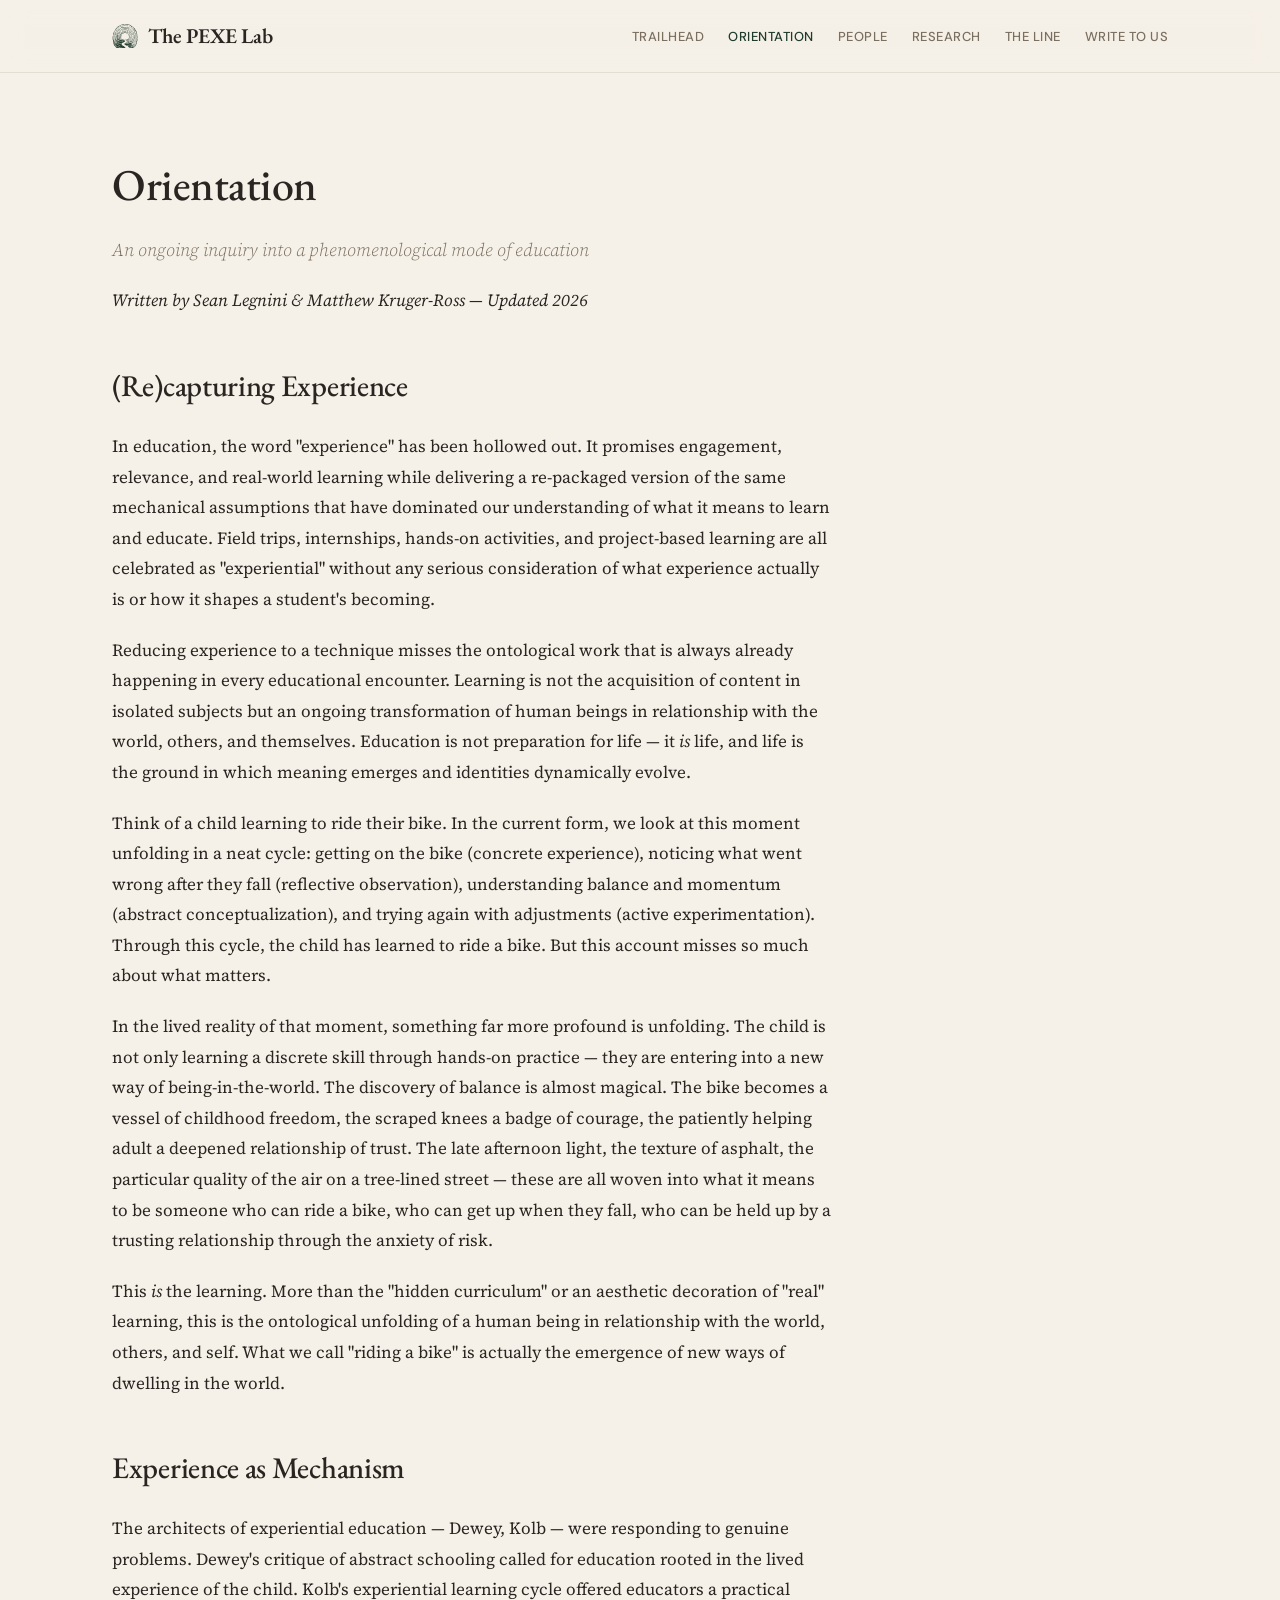
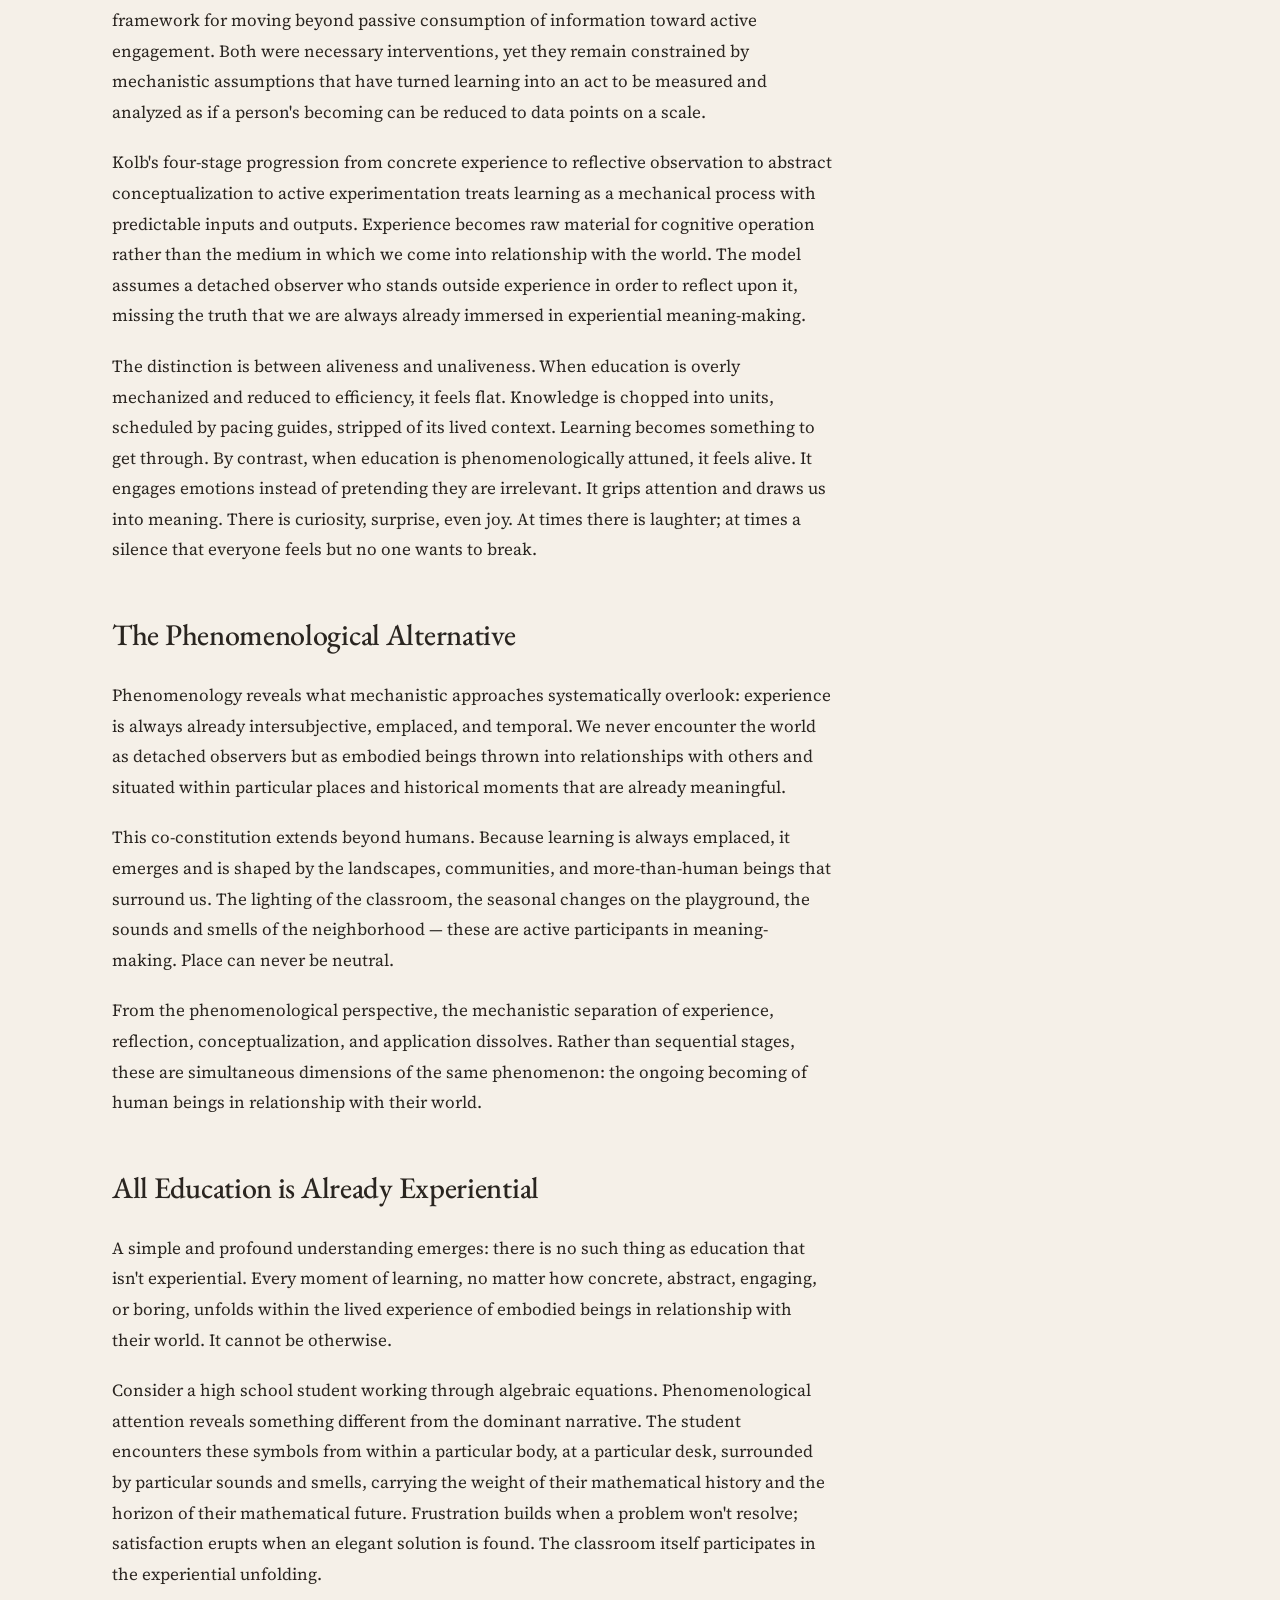
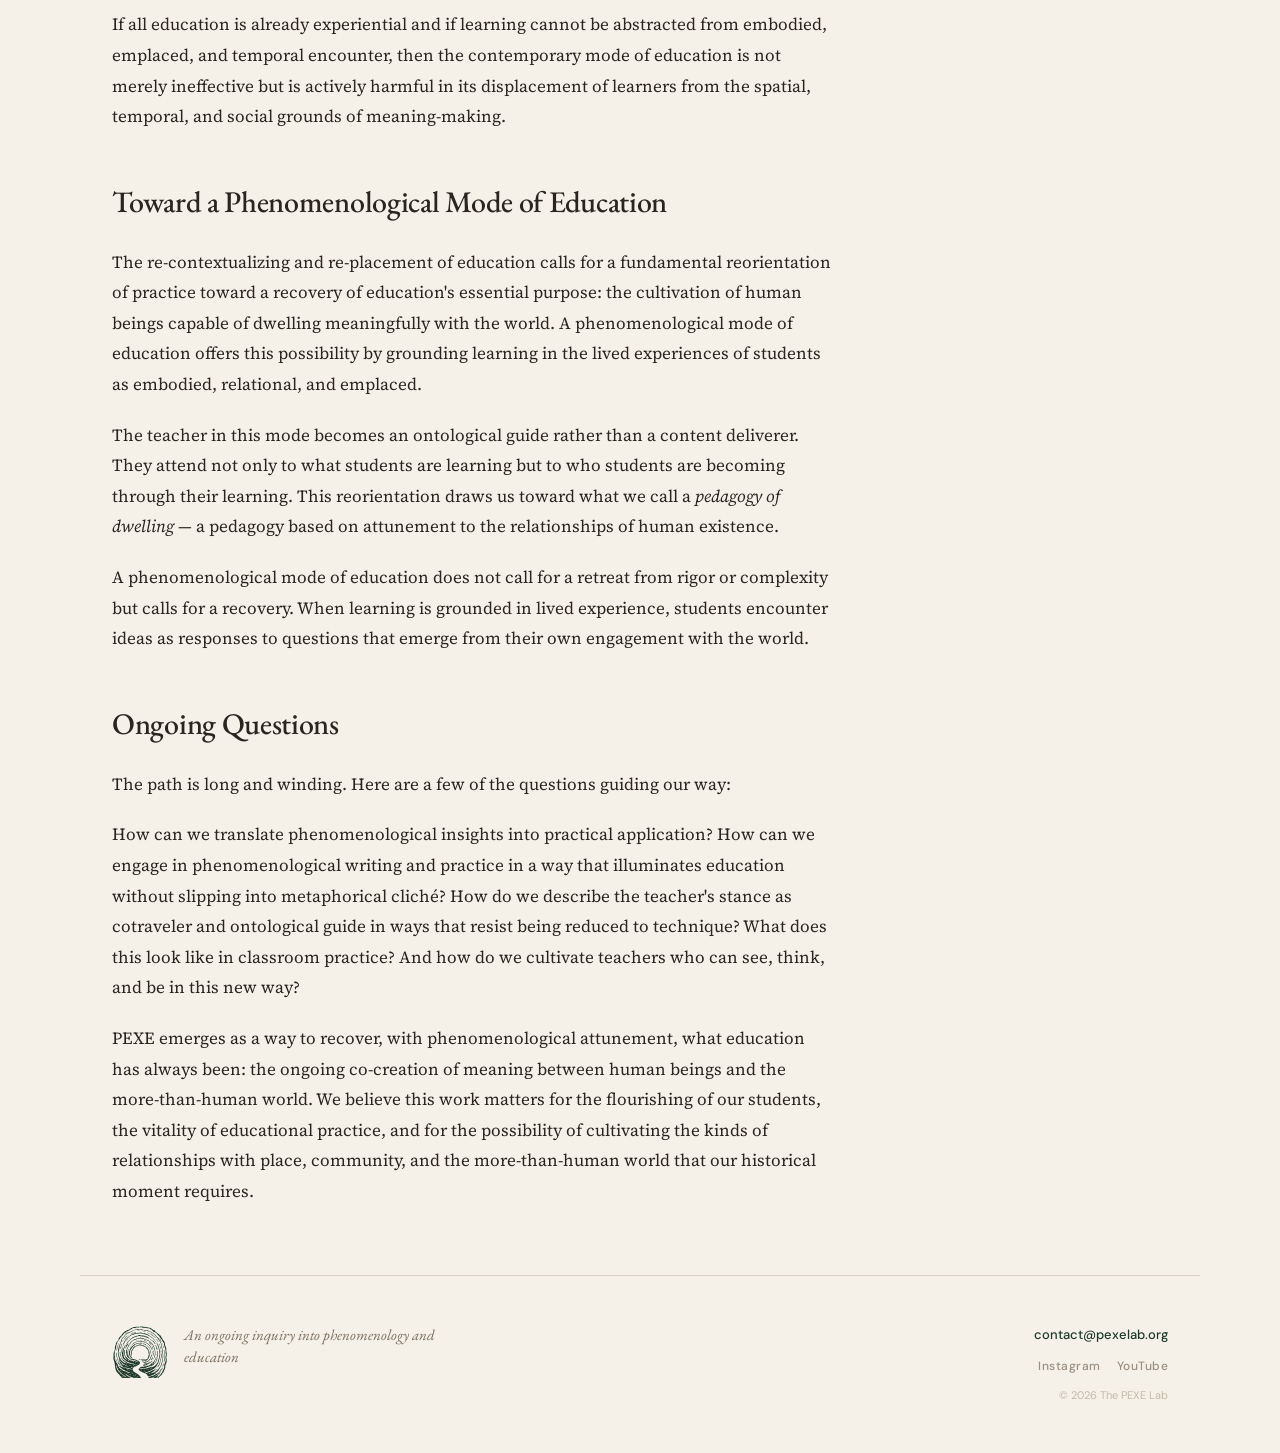
<file: orientation.html>
<!DOCTYPE html>
<html lang="en">
<head>
  <meta charset="UTF-8">
  <meta name="viewport" content="width=device-width, initial-scale=1.0">
  <title>Orientation — The PEXE Lab</title>
  <meta name="description" content="An ongoing inquiry into a phenomenological mode of education. The PEXE Lab Orientation Statement.">
  <link rel="icon" type="image/svg+xml" href="assets/logos/favicon.svg">
  <link rel="stylesheet" href="css/style.css">
</head>
<body>

  <nav class="site-nav">
    <a href="index.html" class="site-nav__title"><img src="assets/logos/favicon.svg" alt="">The PEXE Lab</a>
    <input type="checkbox" id="nav-toggle" class="nav-toggle">
    <label for="nav-toggle" class="nav-toggle-label">Menu</label>
    <ul class="site-nav__links">
      <li><a href="trailhead.html">Trailhead</a></li>
      <li><a href="orientation.html" class="active">Orientation</a></li>
      <li><a href="people.html">People</a></li>
      <li><a href="research.html">Research</a></li>
      <li><a href="the-line.html">The Line</a></li>
      <li><a href="write-to-us.html">Write to Us</a></li>
    </ul>
  </nav>

  <main class="page-content" data-screen-label="Orientation">
    <h1 class="page-content__title">Orientation</h1>
    <p class="page-content__subtitle">An ongoing inquiry into a phenomenological mode of education</p>

    <div class="page-content__body">
      <p><em>Written by Sean Legnini &amp; Matthew Kruger-Ross — Updated 2026</em></p>

      <h2>(Re)capturing Experience</h2>

      <p>In education, the word "experience" has been hollowed out. It promises engagement, relevance, and real-world learning while delivering a re-packaged version of the same mechanical assumptions that have dominated our understanding of what it means to learn and educate. Field trips, internships, hands-on activities, and project-based learning are all celebrated as "experiential" without any serious consideration of what experience actually is or how it shapes a student's becoming.</p>

      <p>Reducing experience to a technique misses the ontological work that is always already happening in every educational encounter. Learning is not the acquisition of content in isolated subjects but an ongoing transformation of human beings in relationship with the world, others, and themselves. Education is not preparation for life — it <em>is</em> life, and life is the ground in which meaning emerges and identities dynamically evolve.</p>

      <p>Think of a child learning to ride their bike. In the current form, we look at this moment unfolding in a neat cycle: getting on the bike (concrete experience), noticing what went wrong after they fall (reflective observation), understanding balance and momentum (abstract conceptualization), and trying again with adjustments (active experimentation). Through this cycle, the child has learned to ride a bike. But this account misses so much about what matters.</p>

      <p>In the lived reality of that moment, something far more profound is unfolding. The child is not only learning a discrete skill through hands-on practice — they are entering into a new way of being-in-the-world. The discovery of balance is almost magical. The bike becomes a vessel of childhood freedom, the scraped knees a badge of courage, the patiently helping adult a deepened relationship of trust. The late afternoon light, the texture of asphalt, the particular quality of the air on a tree-lined street — these are all woven into what it means to be someone who can ride a bike, who can get up when they fall, who can be held up by a trusting relationship through the anxiety of risk.</p>

      <p>This <em>is</em> the learning. More than the "hidden curriculum" or an aesthetic decoration of "real" learning, this is the ontological unfolding of a human being in relationship with the world, others, and self. What we call "riding a bike" is actually the emergence of new ways of dwelling in the world.</p>

      <h2>Experience as Mechanism</h2>

      <p>The architects of experiential education — Dewey, Kolb — were responding to genuine problems. Dewey's critique of abstract schooling called for education rooted in the lived experience of the child. Kolb's experiential learning cycle offered educators a practical framework for moving beyond passive consumption of information toward active engagement. Both were necessary interventions, yet they remain constrained by mechanistic assumptions that have turned learning into an act to be measured and analyzed as if a person's becoming can be reduced to data points on a scale.</p>

      <p>Kolb's four-stage progression from concrete experience to reflective observation to abstract conceptualization to active experimentation treats learning as a mechanical process with predictable inputs and outputs. Experience becomes raw material for cognitive operation rather than the medium in which we come into relationship with the world. The model assumes a detached observer who stands outside experience in order to reflect upon it, missing the truth that we are always already immersed in experiential meaning-making.</p>

      <p>The distinction is between aliveness and unaliveness. When education is overly mechanized and reduced to efficiency, it feels flat. Knowledge is chopped into units, scheduled by pacing guides, stripped of its lived context. Learning becomes something to get through. By contrast, when education is phenomenologically attuned, it feels alive. It engages emotions instead of pretending they are irrelevant. It grips attention and draws us into meaning. There is curiosity, surprise, even joy. At times there is laughter; at times a silence that everyone feels but no one wants to break.</p>

      <h2>The Phenomenological Alternative</h2>

      <p>Phenomenology reveals what mechanistic approaches systematically overlook: experience is always already intersubjective, emplaced, and temporal. We never encounter the world as detached observers but as embodied beings thrown into relationships with others and situated within particular places and historical moments that are already meaningful.</p>

      <p>This co-constitution extends beyond humans. Because learning is always emplaced, it emerges and is shaped by the landscapes, communities, and more-than-human beings that surround us. The lighting of the classroom, the seasonal changes on the playground, the sounds and smells of the neighborhood — these are active participants in meaning-making. Place can never be neutral.</p>

      <p>From the phenomenological perspective, the mechanistic separation of experience, reflection, conceptualization, and application dissolves. Rather than sequential stages, these are simultaneous dimensions of the same phenomenon: the ongoing becoming of human beings in relationship with their world.</p>

      <h2>All Education is Already Experiential</h2>

      <p>A simple and profound understanding emerges: there is no such thing as education that isn't experiential. Every moment of learning, no matter how concrete, abstract, engaging, or boring, unfolds within the lived experience of embodied beings in relationship with their world. It cannot be otherwise.</p>

      <p>Consider a high school student working through algebraic equations. Phenomenological attention reveals something different from the dominant narrative. The student encounters these symbols from within a particular body, at a particular desk, surrounded by particular sounds and smells, carrying the weight of their mathematical history and the horizon of their mathematical future. Frustration builds when a problem won't resolve; satisfaction erupts when an elegant solution is found. The classroom itself participates in the experiential unfolding.</p>

      <p>If all education is already experiential and if learning cannot be abstracted from embodied, emplaced, and temporal encounter, then the contemporary mode of education is not merely ineffective but is actively harmful in its displacement of learners from the spatial, temporal, and social grounds of meaning-making.</p>

      <h2>Toward a Phenomenological Mode of Education</h2>

      <p>The re-contextualizing and re-placement of education calls for a fundamental reorientation of practice toward a recovery of education's essential purpose: the cultivation of human beings capable of dwelling meaningfully with the world. A phenomenological mode of education offers this possibility by grounding learning in the lived experiences of students as embodied, relational, and emplaced.</p>

      <p>The teacher in this mode becomes an ontological guide rather than a content deliverer. They attend not only to what students are learning but to who students are becoming through their learning. This reorientation draws us toward what we call a <em>pedagogy of dwelling</em> — a pedagogy based on attunement to the relationships of human existence.</p>

      <p>A phenomenological mode of education does not call for a retreat from rigor or complexity but calls for a recovery. When learning is grounded in lived experience, students encounter ideas as responses to questions that emerge from their own engagement with the world.</p>

      <h2>Ongoing Questions</h2>

      <p>The path is long and winding. Here are a few of the questions guiding our way:</p>

      <p>How can we translate phenomenological insights into practical application? How can we engage in phenomenological writing and practice in a way that illuminates education without slipping into metaphorical cliché? How do we describe the teacher's stance as cotraveler and ontological guide in ways that resist being reduced to technique? What does this look like in classroom practice? And how do we cultivate teachers who can see, think, and be in this new way?</p>

      <p>PEXE emerges as a way to recover, with phenomenological attunement, what education has always been: the ongoing co-creation of meaning between human beings and the more-than-human world. We believe this work matters for the flourishing of our students, the vitality of educational practice, and for the possibility of cultivating the kinds of relationships with place, community, and the more-than-human world that our historical moment requires.</p>
    </div>
  </main>

  <footer class="site-footer">
    <div class="site-footer__left">
      <img src="assets/logos/favicon.svg" alt="The PEXE Lab" class="site-footer__logo">
      <p class="site-footer__brand-sub">An ongoing inquiry into phenomenology and education</p>
    </div>
    <div class="site-footer__right">
      <a href="mailto:contact@pexelab.org" class="site-footer__contact">contact@pexelab.org</a>
      <div class="site-footer__social">
        <a href="https://www.instagram.com/ThePEXELab/" target="_blank" rel="noopener">Instagram</a>
        <a href="https://www.youtube.com/@ThePEXELab" target="_blank" rel="noopener">YouTube</a>
      </div>
      <p class="site-footer__copy">© 2026 The PEXE Lab</p>
    </div>
  </footer>

</body>
</html>
</file>
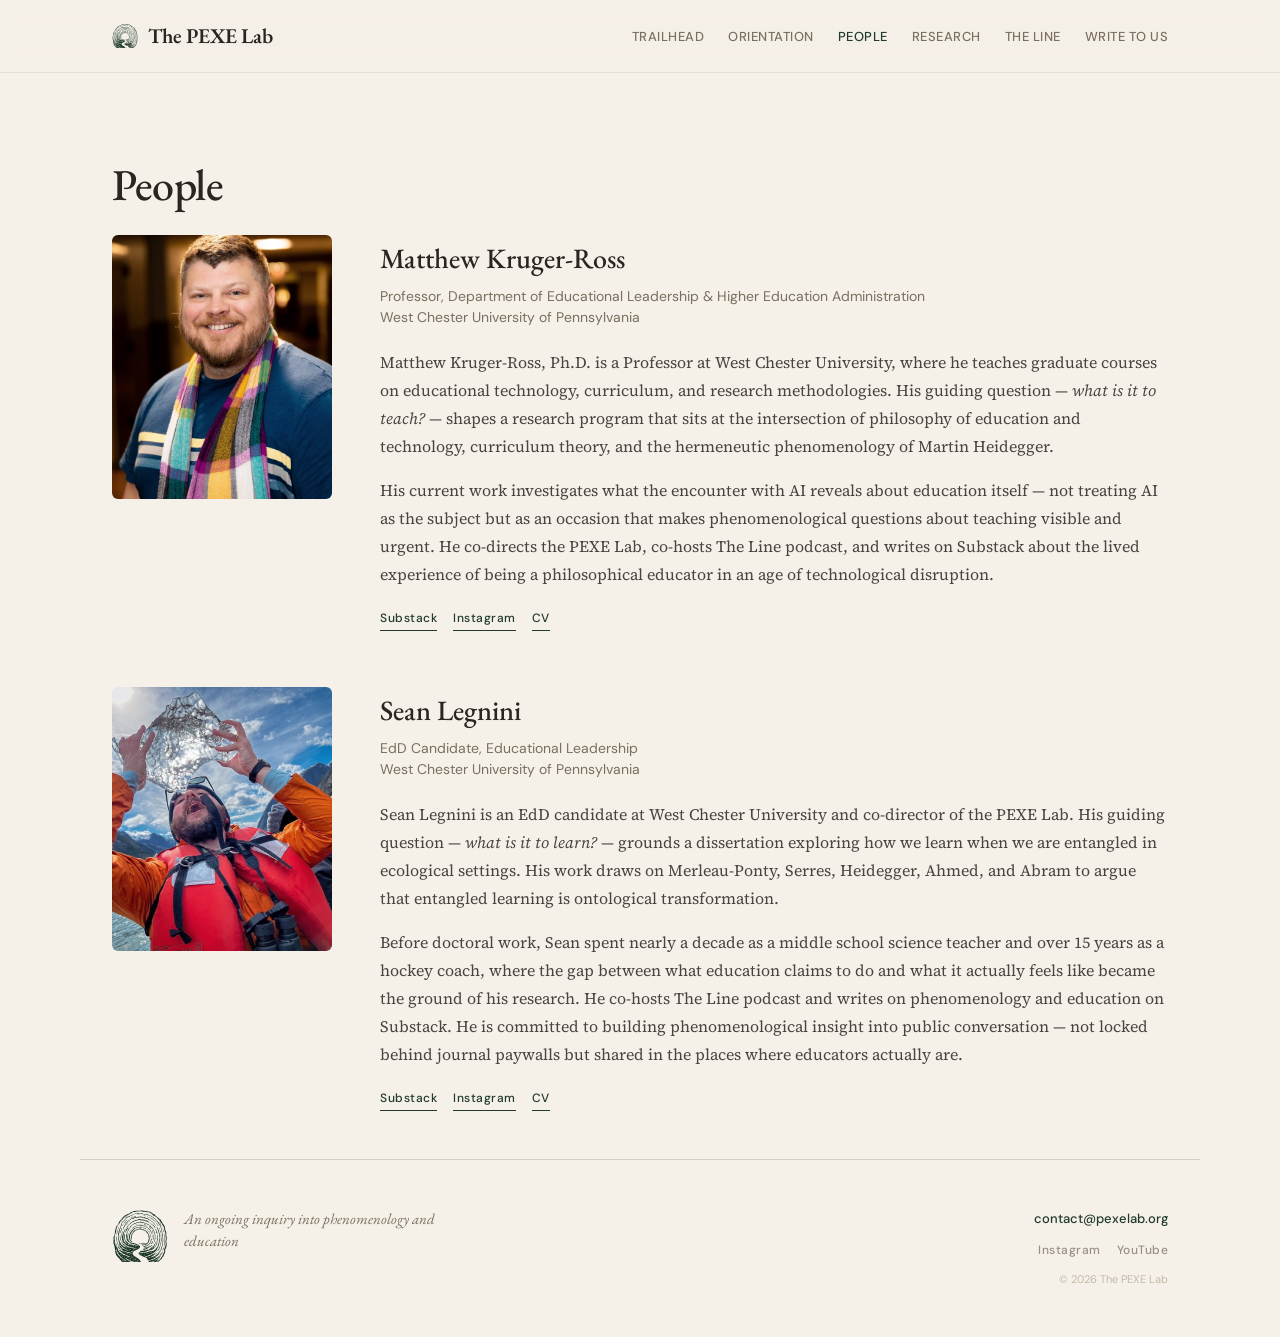
<file: people.html>
<!DOCTYPE html>
<html lang="en">
<head>
  <meta charset="UTF-8">
  <meta name="viewport" content="width=device-width, initial-scale=1.0">
  <title>People — The PEXE Lab</title>
  <meta name="description" content="The people behind the PEXE Lab — Matthew Kruger-Ross and Sean Legnini.">
  <link rel="icon" type="image/svg+xml" href="assets/logos/favicon.svg">
  <link rel="stylesheet" href="css/style.css">
</head>
<body>

  <nav class="site-nav">
    <a href="index.html" class="site-nav__title"><img src="assets/logos/favicon.svg" alt="">The PEXE Lab</a>
    <input type="checkbox" id="nav-toggle" class="nav-toggle">
    <label for="nav-toggle" class="nav-toggle-label">Menu</label>
    <ul class="site-nav__links">
      <li><a href="trailhead.html">Trailhead</a></li>
      <li><a href="orientation.html">Orientation</a></li>
      <li><a href="people.html" class="active">People</a></li>
      <li><a href="research.html">Research</a></li>
      <li><a href="the-line.html">The Line</a></li>
      <li><a href="write-to-us.html">Write to Us</a></li>
    </ul>
  </nav>

  <main class="page-content" data-screen-label="People">
    <h1 class="page-content__title">People</h1>

    <!-- Matthew Kruger-Ross -->
    <div class="person-full">
      <img class="person-full__photo"
           src="img/matthew-600.jpg"
           srcset="img/matthew-600.jpg 600w, img/matthew-1200.jpg 1200w"
           sizes="(max-width: 640px) 280px, 220px"
           width="600" height="900"
           loading="lazy"
           alt="Matthew Kruger-Ross, smiling in a colorful plaid scarf">
      <div>
        <h2 class="person-full__name">Matthew Kruger-Ross</h2>
        <p class="person-full__role">Professor, Department of Educational Leadership &amp; Higher Education Administration<br>West Chester University of Pennsylvania</p>
        <div class="person-full__bio">
          <p>Matthew Kruger-Ross, Ph.D. is a Professor at West Chester University, where he teaches graduate courses on educational technology, curriculum, and research methodologies. His guiding question — <em>what is it to teach?</em> — shapes a research program that sits at the intersection of philosophy of education and technology, curriculum theory, and the hermeneutic phenomenology of Martin Heidegger.</p>
          <p>His current work investigates what the encounter with AI reveals about education itself — not treating AI as the subject but as an occasion that makes phenomenological questions about teaching visible and urgent. He co-directs the PEXE Lab, co-hosts The Line podcast, and writes on Substack about the lived experience of being a philosophical educator in an age of technological disruption.</p>
        </div>
        <div class="person-full__links">
          <a href="https://matthewkr.substack.com" class="person-card__link" target="_blank" rel="noopener">Substack</a>
          <a href="https://www.instagram.com/mjkrugerross/" class="person-card__link" target="_blank" rel="noopener">Instagram</a>
          <a href="https://docs.google.com/document/d/1S1en6NGZEHgNP15ltMOo7Eo7BKQ04Tae4WUaAUbr2Lo/edit?tab=t.0" class="person-card__link" target="_blank" rel="noopener">CV</a>
        </div>
      </div>
    </div>

    <!-- Sean Legnini -->
    <div class="person-full">
      <img class="person-full__photo"
           src="img/sean-600.jpg"
           srcset="img/sean-600.jpg 600w, img/sean-1200.jpg 1200w"
           sizes="(max-width: 640px) 280px, 220px"
           width="600" height="450"
           loading="lazy"
           alt="Sean Legnini on a boat in Alaska, holding a piece of glacier ice overhead">
      <div>
        <h2 class="person-full__name">Sean Legnini</h2>
        <p class="person-full__role">EdD Candidate, Educational Leadership<br>West Chester University of Pennsylvania</p>
        <div class="person-full__bio">
          <p>Sean Legnini is an EdD candidate at West Chester University and co-director of the PEXE Lab. His guiding question — <em>what is it to learn?</em> — grounds a dissertation exploring how we learn when we are entangled in ecological settings. His work draws on Merleau-Ponty, Serres, Heidegger, Ahmed, and Abram to argue that entangled learning is ontological transformation.</p>
          <p>Before doctoral work, Sean spent nearly a decade as a middle school science teacher and over 15 years as a hockey coach, where the gap between what education claims to do and what it actually feels like became the ground of his research. He co-hosts The Line podcast and writes on phenomenology and education on Substack. He is committed to building phenomenological insight into public conversation — not locked behind journal paywalls but shared in the places where educators actually are.</p>
        </div>
        <div class="person-full__links">
          <a href="https://seanisdwelling.substack.com" class="person-card__link" target="_blank" rel="noopener">Substack</a>
          <a href="https://www.instagram.com/seanisdwelling/" class="person-card__link" target="_blank" rel="noopener">Instagram</a>
          <a href="https://docs.google.com/document/d/1O2DxRav64qKtdZqqsbbH04YfcEu6C722OY0xVq3y7Bc/edit?usp=sharing" class="person-card__link" target="_blank" rel="noopener">CV</a>
        </div>
      </div>
    </div>
  </main>

  <footer class="site-footer">
    <div class="site-footer__left">
      <img src="assets/logos/favicon.svg" alt="The PEXE Lab" class="site-footer__logo">
      <p class="site-footer__brand-sub">An ongoing inquiry into phenomenology and education</p>
    </div>
    <div class="site-footer__right">
      <a href="mailto:contact@pexelab.org" class="site-footer__contact">contact@pexelab.org</a>
      <div class="site-footer__social">
        <a href="https://www.instagram.com/ThePEXELab/" target="_blank" rel="noopener">Instagram</a>
        <a href="https://www.youtube.com/@ThePEXELab" target="_blank" rel="noopener">YouTube</a>
      </div>
      <p class="site-footer__copy">© 2026 The PEXE Lab</p>
    </div>
  </footer>

</body>
</html>
</file>
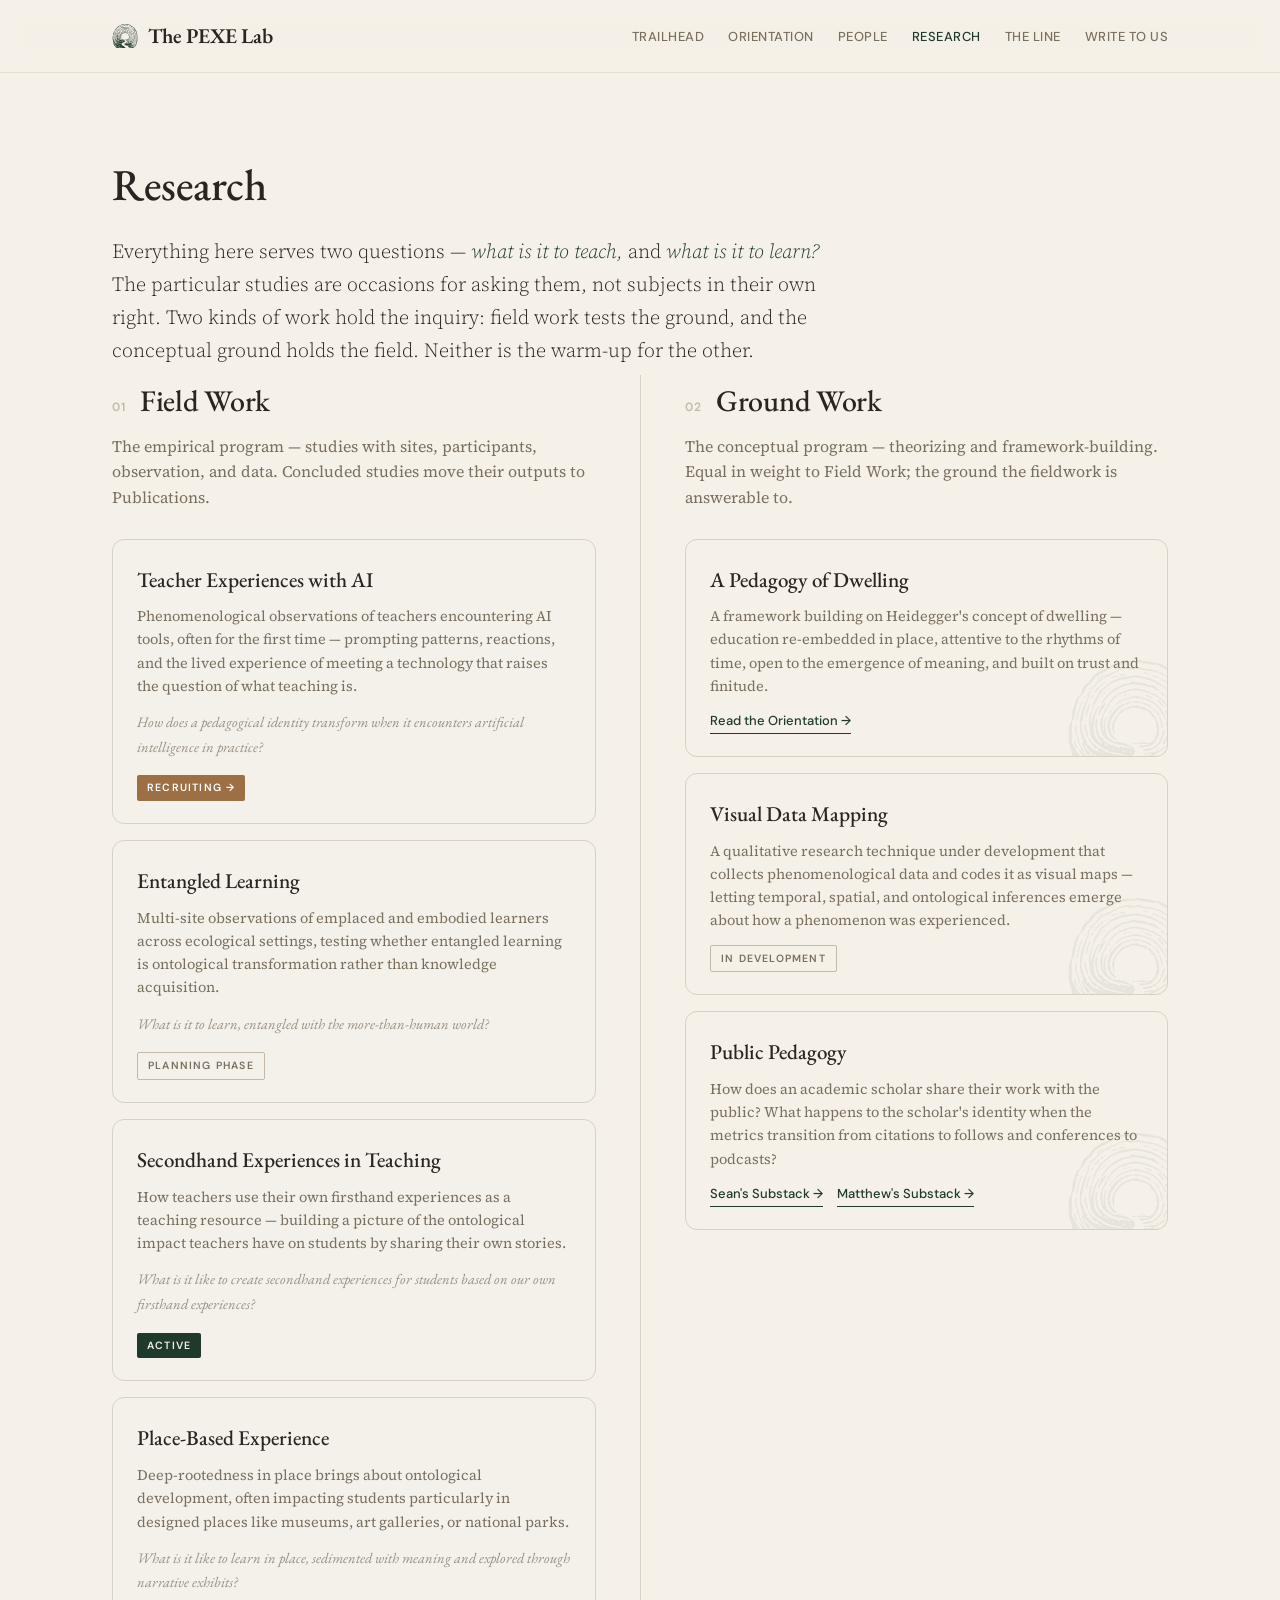
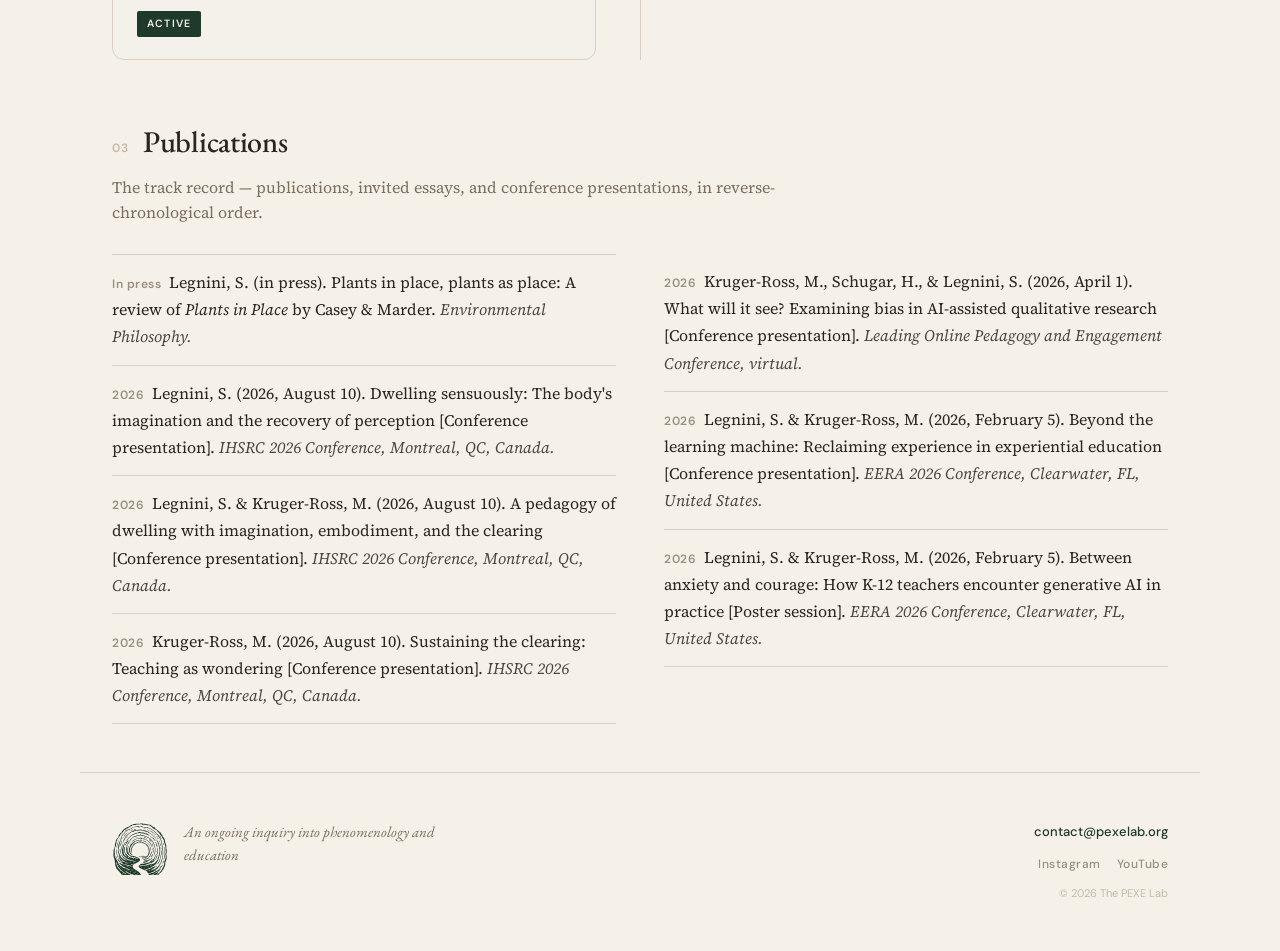
<file: research.html>
<!DOCTYPE html>
<html lang="en">
<head>
  <meta charset="UTF-8">
  <meta name="viewport" content="width=device-width, initial-scale=1.0">
  <title>Research — The PEXE Lab</title>
  <meta name="description" content="The PEXE Lab's research — field work and ground work in service of two questions: what is it to teach, and what is it to learn?">
  <link rel="icon" type="image/svg+xml" href="assets/logos/favicon.svg">
  <link rel="stylesheet" href="css/style.css">
</head>
<body>

  <nav class="site-nav">
    <a href="index.html" class="site-nav__title"><img src="assets/logos/favicon.svg" alt="">The PEXE Lab</a>
    <input type="checkbox" id="nav-toggle" class="nav-toggle">
    <label for="nav-toggle" class="nav-toggle-label">Menu</label>
    <ul class="site-nav__links">
      <li><a href="trailhead.html">Trailhead</a></li>
      <li><a href="orientation.html">Orientation</a></li>
      <li><a href="people.html">People</a></li>
      <li><a href="research.html" class="active">Research</a></li>
      <li><a href="the-line.html">The Line</a></li>
      <li><a href="write-to-us.html">Write to Us</a></li>
    </ul>
  </nav>

  <main class="page-content" data-screen-label="Research">
    <h1 class="page-content__title">Research</h1>

    <div class="research-preamble">
      <p>Everything here serves two questions — <em>what is it to teach,</em> and <em>what is it to learn?</em> The particular studies are occasions for asking them, not subjects in their own right. Two kinds of work hold the inquiry: field work tests the ground, and the conceptual ground holds the field. Neither is the warm-up for the other.</p>
    </div>

    <!-- Field & Ground, side by side -->
    <div class="research-split">

      <!-- Field Work -->
      <section class="research-split__col">
        <div class="research-section__head"><span class="num">01</span><h2 class="research-section__title">Field Work</h2></div>
        <p class="research-section__intro">The empirical program — studies with sites, participants, observation, and data. Concluded studies move their outputs to Publications.</p>

        <div class="card-stack">
          <article class="occasion-card">
            <div class="occasion-card__title">Teacher Experiences with AI</div>
            <p class="occasion-card__desc">Phenomenological observations of teachers encountering AI tools, often for the first time — prompting patterns, reactions, and the lived experience of meeting a technology that raises the question of what teaching is.</p>
            <p class="occasion-card__occasion">How does a pedagogical identity transform when it encounters artificial intelligence in practice?</p>
            <div class="occasion-card__foot"><a href="mailto:contact@pexelab.org?subject=I'd%20like%20to%20participate%20in%20your%20Teacher%20Experiences%20with%20AI%20study" class="tag tag--recruit">Recruiting →</a></div>
          </article>

          <article class="occasion-card">
            <div class="occasion-card__title">Entangled Learning</div>
            <p class="occasion-card__desc">Multi-site observations of emplaced and embodied learners across ecological settings, testing whether entangled learning is ontological transformation rather than knowledge acquisition.</p>
            <p class="occasion-card__occasion">What is it to learn, entangled with the more-than-human world?</p>
            <div class="occasion-card__foot"><span class="tag tag--dev">Planning phase</span></div>
          </article>

          <article class="occasion-card">
            <div class="occasion-card__title">Secondhand Experiences in Teaching</div>
            <p class="occasion-card__desc">How teachers use their own firsthand experiences as a teaching resource — building a picture of the ontological impact teachers have on students by sharing their own stories.</p>
            <p class="occasion-card__occasion">What is it like to create secondhand experiences for students based on our own firsthand experiences?</p>
            <div class="occasion-card__foot"><span class="tag tag--active">Active</span></div>
          </article>

          <article class="occasion-card">
            <div class="occasion-card__title">Place-Based Experience</div>
            <p class="occasion-card__desc">Deep-rootedness in place brings about ontological development, often impacting students particularly in designed places like museums, art galleries, or national parks.</p>
            <p class="occasion-card__occasion">What is it like to learn in place, sedimented with meaning and explored through narrative exhibits?</p>
            <div class="occasion-card__foot"><span class="tag tag--active">Active</span></div>
          </article>
        </div>
      </section>

      <!-- Ground Work -->
      <section class="research-split__col">
        <div class="research-section__head"><span class="num">02</span><h2 class="research-section__title">Ground Work</h2></div>
        <p class="research-section__intro">The conceptual program — theorizing and framework-building. Equal in weight to Field Work; the ground the fieldwork is answerable to.</p>

        <div class="card-stack">
          <article class="occasion-card occasion-card--ground">
            <img class="occasion-card__mark" src="assets/logos/favicon.svg" alt="">
            <div class="occasion-card__title">A Pedagogy of Dwelling</div>
            <p class="occasion-card__desc">A framework building on Heidegger's concept of dwelling — education re-embedded in place, attentive to the rhythms of time, open to the emergence of meaning, and built on trust and finitude.</p>
            <div class="occasion-card__foot"><a href="orientation.html" class="link-arrow">Read the Orientation →</a></div>
          </article>

          <article class="occasion-card occasion-card--ground">
            <img class="occasion-card__mark" src="assets/logos/favicon.svg" alt="">
            <div class="occasion-card__title">Visual Data Mapping</div>
            <p class="occasion-card__desc">A qualitative research technique under development that collects phenomenological data and codes it as visual maps — letting temporal, spatial, and ontological inferences emerge about how a phenomenon was experienced.</p>
            <div class="occasion-card__foot"><span class="tag tag--dev">In development</span></div>
          </article>

          <article class="occasion-card occasion-card--ground">
            <img class="occasion-card__mark" src="assets/logos/favicon.svg" alt="">
            <div class="occasion-card__title">Public Pedagogy</div>
            <p class="occasion-card__desc">How does an academic scholar share their work with the public? What happens to the scholar's identity when the metrics transition from citations to follows and conferences to podcasts?</p>
            <div class="occasion-card__foot"><a href="https://seanisdwelling.substack.com" class="link-arrow" target="_blank" rel="noopener">Sean's Substack →</a> <a href="https://matthewkr.substack.com" class="link-arrow" target="_blank" rel="noopener">Matthew's Substack →</a></div>
          </article>
        </div>
      </section>

    </div>

    <!-- Publications -->
    <section class="research-section" style="margin-bottom:0">
      <div class="research-section__head"><span class="num">03</span><h2 class="research-section__title">Publications</h2></div>
      <p class="research-section__intro">The track record — publications, invited essays, and conference presentations, in reverse-chronological order.</p>
      <div class="pub-twocol">
        <div class="publication-item"><span class="publication-item__year">In press</span> &nbsp;<span class="publication-item__title">Legnini, S. (in press). Plants in place, plants as place: A review of <em>Plants in Place</em> by Casey &amp; Marder.</span> <em>Environmental Philosophy.</em></div>
        <div class="publication-item"><span class="publication-item__year">2026</span> &nbsp;<span class="publication-item__title">Legnini, S. (2026, August 10). Dwelling sensuously: The body's imagination and the recovery of perception [Conference presentation].</span> <em>IHSRC 2026 Conference, Montreal, QC, Canada.</em></div>
        <div class="publication-item"><span class="publication-item__year">2026</span> &nbsp;<span class="publication-item__title">Legnini, S. &amp; Kruger-Ross, M. (2026, August 10). A pedagogy of dwelling with imagination, embodiment, and the clearing [Conference presentation].</span> <em>IHSRC 2026 Conference, Montreal, QC, Canada.</em></div>
        <div class="publication-item"><span class="publication-item__year">2026</span> &nbsp;<span class="publication-item__title">Kruger-Ross, M. (2026, August 10). Sustaining the clearing: Teaching as wondering [Conference presentation].</span> <em>IHSRC 2026 Conference, Montreal, QC, Canada.</em></div>
        <div class="publication-item"><span class="publication-item__year">2026</span> &nbsp;<span class="publication-item__title">Kruger-Ross, M., Schugar, H., &amp; Legnini, S. (2026, April 1). What will it see? Examining bias in AI-assisted qualitative research [Conference presentation].</span> <em>Leading Online Pedagogy and Engagement Conference, virtual.</em></div>
        <div class="publication-item"><span class="publication-item__year">2026</span> &nbsp;<span class="publication-item__title">Legnini, S. &amp; Kruger-Ross, M. (2026, February 5). Beyond the learning machine: Reclaiming experience in experiential education [Conference presentation].</span> <em>EERA 2026 Conference, Clearwater, FL, United States.</em></div>
        <div class="publication-item"><span class="publication-item__year">2026</span> &nbsp;<span class="publication-item__title">Legnini, S. &amp; Kruger-Ross, M. (2026, February 5). Between anxiety and courage: How K-12 teachers encounter generative AI in practice [Poster session].</span> <em>EERA 2026 Conference, Clearwater, FL, United States.</em></div>
      </div>
    </section>

  </main>

  <footer class="site-footer">
    <div class="site-footer__left">
      <img src="assets/logos/favicon.svg" alt="The PEXE Lab" class="site-footer__logo">
      <p class="site-footer__brand-sub">An ongoing inquiry into phenomenology and education</p>
    </div>
    <div class="site-footer__right">
      <a href="mailto:contact@pexelab.org" class="site-footer__contact">contact@pexelab.org</a>
      <div class="site-footer__social">
        <a href="https://www.instagram.com/ThePEXELab/" target="_blank" rel="noopener">Instagram</a>
        <a href="https://www.youtube.com/@ThePEXELab" target="_blank" rel="noopener">YouTube</a>
      </div>
      <p class="site-footer__copy">© 2026 The PEXE Lab</p>
    </div>
  </footer>

</body>
</html>
</file>
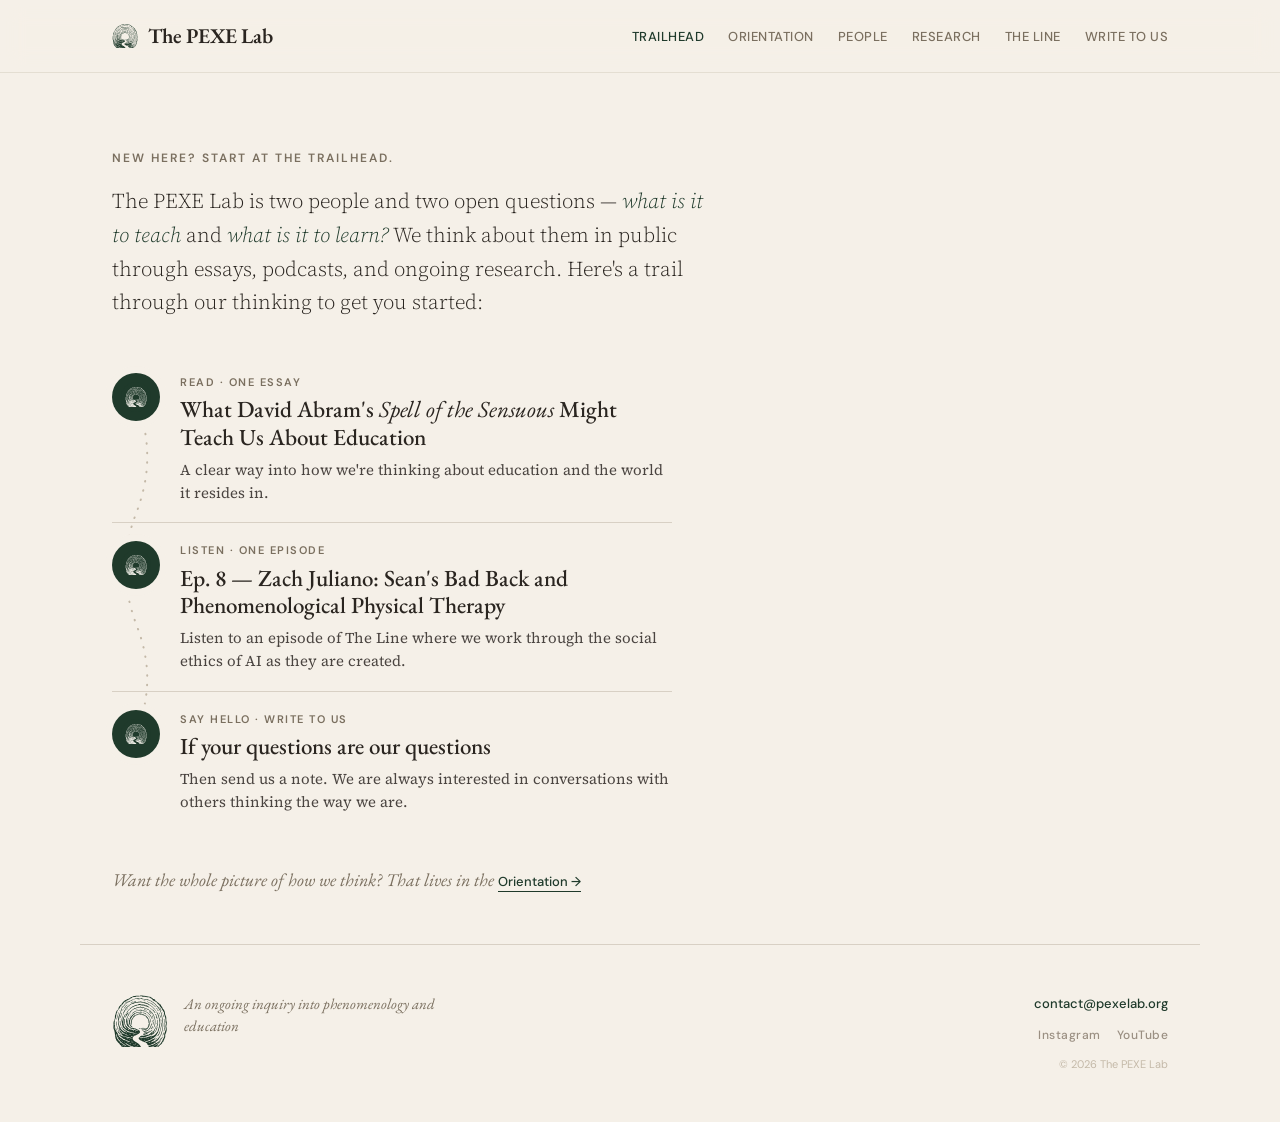
<file: trailhead.html>
<!DOCTYPE html>
<html lang="en">
<head>
  <meta charset="UTF-8">
  <meta name="viewport" content="width=device-width, initial-scale=1.0">
  <title>Trailhead — The PEXE Lab</title>
  <meta name="description" content="New to the PEXE Lab? Three good ways in — an essay, an episode, and an open invitation.">
  <link rel="icon" type="image/svg+xml" href="assets/logos/favicon.svg">
  <link rel="stylesheet" href="css/style.css">
</head>
<body>

  <nav class="site-nav">
    <a href="index.html" class="site-nav__title"><img src="assets/logos/favicon.svg" alt="">The PEXE Lab</a>
    <input type="checkbox" id="nav-toggle" class="nav-toggle">
    <label for="nav-toggle" class="nav-toggle-label">Menu</label>
    <ul class="site-nav__links">
      <li><a href="trailhead.html" class="active">Trailhead</a></li>
      <li><a href="orientation.html">Orientation</a></li>
      <li><a href="people.html">People</a></li>
      <li><a href="research.html">Research</a></li>
      <li><a href="the-line.html">The Line</a></li>
      <li><a href="write-to-us.html">Write to Us</a></li>
    </ul>
  </nav>

  <main class="page-content" data-screen-label="Trailhead">
    <h1 class="sr-only">Trailhead</h1>

    <div class="trail-intro">
      <span class="eyebrow">New here? Start at the Trailhead.</span>
      <p>The PEXE Lab is two people and two open questions — <em>what is it to teach</em> and <em>what is it to learn?</em> We think about them in public through essays, podcasts, and ongoing research. Here's a trail through our thinking to get you started:</p>
    </div>

    <div class="trail">
      <div class="trail__line" aria-hidden="true">
        <svg viewBox="0 0 48 600" preserveAspectRatio="none" fill="none">
          <path d="M24 0 C 39 78, 39 138, 24 208 C 10 272, 10 336, 24 404 C 39 472, 39 532, 24 600"
                stroke="#C4B9A8" stroke-width="2" stroke-linecap="round" stroke-dasharray="0.5 9" vector-effect="non-scaling-stroke" />
        </svg>
      </div>

      <a href="https://seanisdwelling.substack.com/p/what-david-abrams-spell-of-the-sensuous" class="door" target="_blank" rel="noopener">
        <span class="door__mark"><img src="assets/logos/profile-pic.svg" alt=""></span>
        <span class="door__body">
          <span class="door__k">Read · one essay</span>
          <span class="door__t">What David Abram's <em>Spell of the Sensuous</em> Might Teach Us About Education</span>
          <span class="door__d">A clear way into how we're thinking about education and the world it resides in.</span>
        </span>
      </a>

      <a href="https://www.youtube.com/watch?v=h00_LpUSpgs" class="door" target="_blank" rel="noopener">
        <span class="door__mark"><img src="assets/logos/profile-pic.svg" alt=""></span>
        <span class="door__body">
          <span class="door__k">Listen · one episode</span>
          <span class="door__t">Ep. 8 — Zach Juliano: Sean's Bad Back and Phenomenological Physical Therapy</span>
          <span class="door__d">Listen to an episode of The Line where we work through the social ethics of AI as they are created.</span>
        </span>
      </a>

      <a href="write-to-us.html" class="door">
        <span class="door__mark"><img src="assets/logos/profile-pic.svg" alt=""></span>
        <span class="door__body">
          <span class="door__k">Say hello · write to us</span>
          <span class="door__t">If your questions are our questions</span>
          <span class="door__d">Then send us a note. We are always interested in conversations with others thinking the way we are.</span>
        </span>
      </a>
    </div>

    <p class="trail-close">Want the whole picture of how we think? That lives in the <a href="orientation.html">Orientation →</a></p>

  </main>

  <script>
    // Anchor the winding trail line precisely between the first and last node centers,
    // so it never over-runs below the last door regardless of content height.
    (function () {
      var trail = document.querySelector('.trail');
      if (!trail) return;
      var line = trail.querySelector('.trail__line');
      var marks = trail.querySelectorAll('.door__mark');
      function place() {
        if (marks.length < 2) return;
        var tr = trail.getBoundingClientRect();
        var first = marks[0].getBoundingClientRect();
        var last = marks[marks.length - 1].getBoundingClientRect();
        var top = (first.top + first.height / 2) - tr.top;
        var bottom = (last.top + last.height / 2) - tr.top;
        line.style.top = top + 'px';
        line.style.height = Math.max(0, bottom - top) + 'px';
      }
      place();
      window.addEventListener('resize', place);
      if (document.fonts && document.fonts.ready) document.fonts.ready.then(place);
      window.addEventListener('load', place);
    })();
  </script>

  <footer class="site-footer">
    <div class="site-footer__left">
      <img src="assets/logos/favicon.svg" alt="The PEXE Lab" class="site-footer__logo">
      <p class="site-footer__brand-sub">An ongoing inquiry into phenomenology and education</p>
    </div>
    <div class="site-footer__right">
      <a href="mailto:contact@pexelab.org" class="site-footer__contact">contact@pexelab.org</a>
      <div class="site-footer__social">
        <a href="https://www.instagram.com/ThePEXELab/" target="_blank" rel="noopener">Instagram</a>
        <a href="https://www.youtube.com/@ThePEXELab" target="_blank" rel="noopener">YouTube</a>
      </div>
      <p class="site-footer__copy">© 2026 The PEXE Lab</p>
    </div>
  </footer>

</body>
</html>
</file>
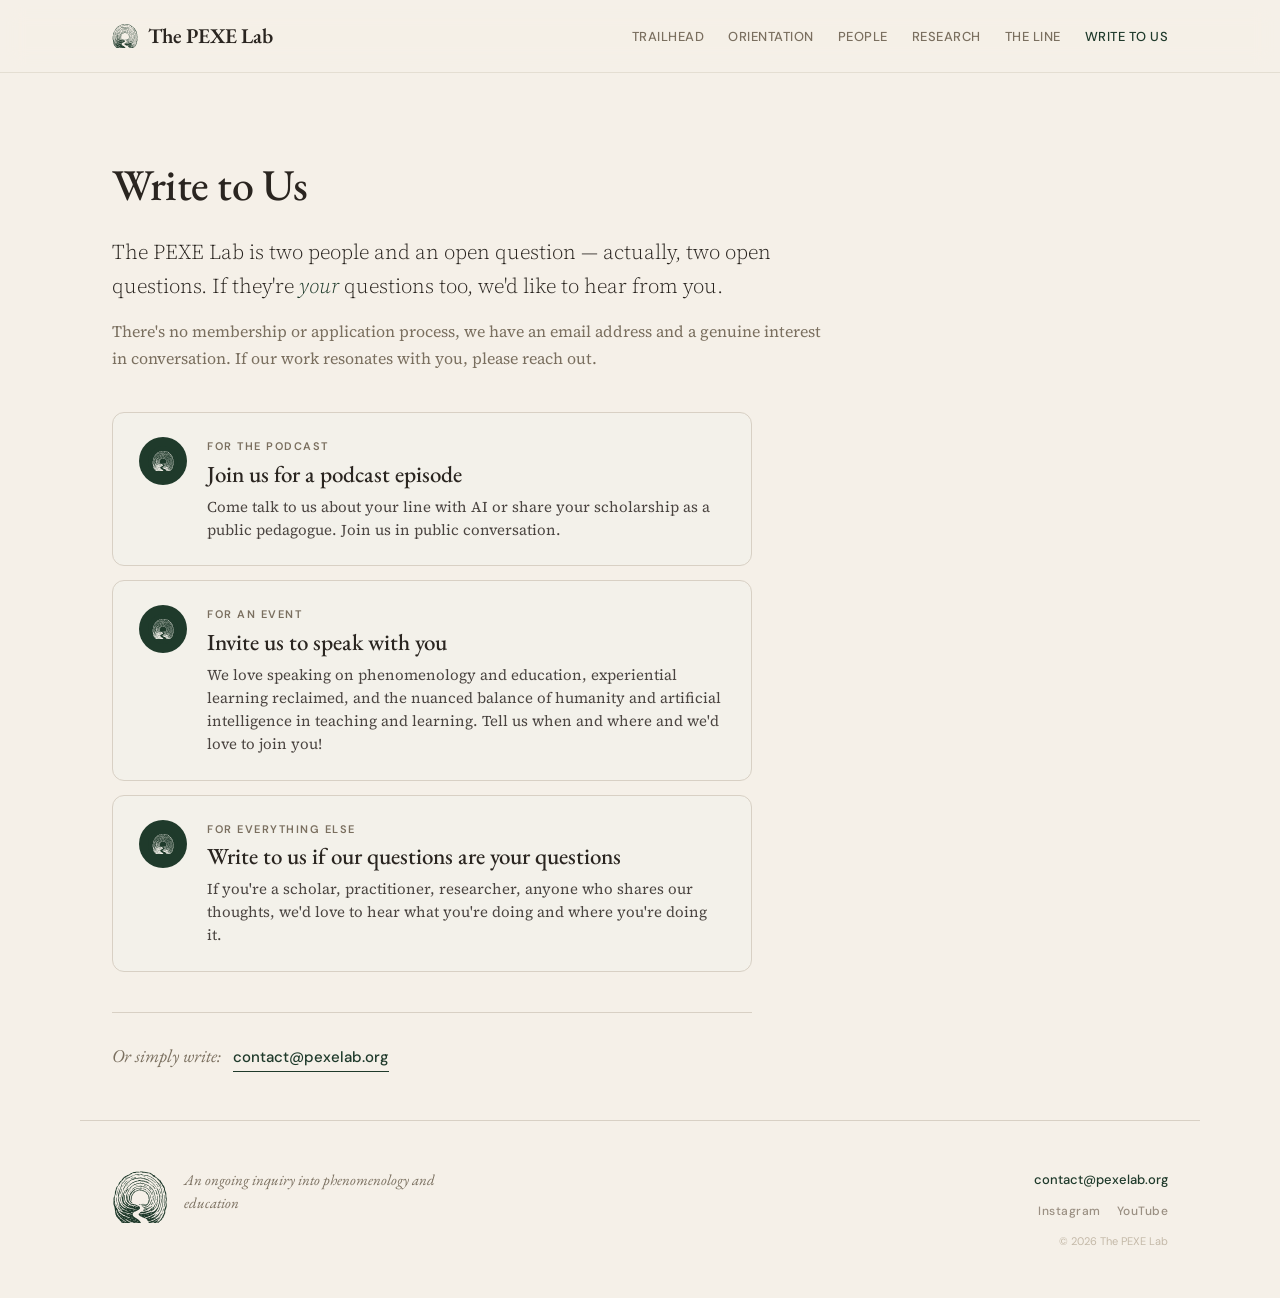
<file: write-to-us.html>
<!DOCTYPE html>
<html lang="en">
<head>
  <meta charset="UTF-8">
  <meta name="viewport" content="width=device-width, initial-scale=1.0">
  <title>Write to Us — The PEXE Lab</title>
  <meta name="description" content="Correspondence, not membership. If our questions are your questions, write to us — contact@pexelab.org.">
  <link rel="icon" type="image/svg+xml" href="assets/logos/favicon.svg">
  <link rel="stylesheet" href="css/style.css">
  <style>
    .writeto { max-width: var(--text-width); }
    .writeto__lede { font-size: 21px; font-weight: 300; line-height: 1.65; color: var(--charcoal); margin-bottom: 14px; }
    .writeto__lede em { font-style: italic; color: var(--forest); }
    .writeto__note { font-size: 16px; color: var(--umber); line-height: 1.7; margin-bottom: 40px; }
    .writeto__doors { margin-bottom: 40px; }
    .writeto__plain {
      display: flex; align-items: baseline; gap: 12px; flex-wrap: wrap;
      padding-top: 28px; border-top: 1px solid var(--linen); max-width: 640px;
    }
    .writeto__plain span { font-family: var(--display); font-style: italic; font-size: 18px; color: var(--umber); }
    .writeto__plain a { font-family: var(--sans); font-size: 15px; font-weight: 500; border-bottom: 1px solid var(--forest); padding-bottom: 1px; }
  </style>
</head>
<body>

  <nav class="site-nav">
    <a href="index.html" class="site-nav__title"><img src="assets/logos/favicon.svg" alt="">The PEXE Lab</a>
    <input type="checkbox" id="nav-toggle" class="nav-toggle">
    <label for="nav-toggle" class="nav-toggle-label">Menu</label>
    <ul class="site-nav__links">
      <li><a href="trailhead.html">Trailhead</a></li>
      <li><a href="orientation.html">Orientation</a></li>
      <li><a href="people.html">People</a></li>
      <li><a href="research.html">Research</a></li>
      <li><a href="the-line.html">The Line</a></li>
      <li><a href="write-to-us.html" class="active">Write to Us</a></li>
    </ul>
  </nav>

  <main class="page-content" data-screen-label="Write to Us">
    <h1 class="page-content__title">Write to Us</h1>

    <div class="writeto">
      <p class="writeto__lede">The PEXE Lab is two people and an open question — actually, two open questions. If they're <em>your</em> questions too, we'd like to hear from you.</p>
      <p class="writeto__note">There's no membership or application process, we have an email address and a genuine interest in conversation. If our work resonates with you, please reach out.</p>

      <div class="door-stack writeto__doors">
        <a href="mailto:contact@pexelab.org?subject=I%20would%20love%20to%20join%20you%20on%20a%20podcast" class="door">
          <span class="door__mark"><img src="assets/logos/profile-pic.svg" alt=""></span>
          <span class="door__body">
            <span class="door__k">For the podcast</span>
            <span class="door__t">Join us for a podcast episode</span>
            <span class="door__d">Come talk to us about your line with AI or share your scholarship as a public pedagogue. Join us in public conversation.</span>
          </span>
        </a>

        <a href="mailto:contact@pexelab.org?subject=I%20would%20love%20to%20invite%20you%20to%20speak%20to%20us" class="door">
          <span class="door__mark"><img src="assets/logos/profile-pic.svg" alt=""></span>
          <span class="door__body">
            <span class="door__k">For an event</span>
            <span class="door__t">Invite us to speak with you</span>
            <span class="door__d">We love speaking on phenomenology and education, experiential learning reclaimed, and the nuanced balance of humanity and artificial intelligence in teaching and learning. Tell us when and where and we'd love to join you!</span>
          </span>
        </a>

        <a href="mailto:contact@pexelab.org?subject=Our%20thinking%20resonates" class="door">
          <span class="door__mark"><img src="assets/logos/profile-pic.svg" alt=""></span>
          <span class="door__body">
            <span class="door__k">For everything else</span>
            <span class="door__t">Write to us if our questions are your questions</span>
            <span class="door__d">If you're a scholar, practitioner, researcher, anyone who shares our thoughts, we'd love to hear what you're doing and where you're doing it.</span>
          </span>
        </a>
      </div>

      <div class="writeto__plain">
        <span>Or simply write:</span>
        <a href="mailto:contact@pexelab.org">contact@pexelab.org</a>
      </div>
    </div>

  </main>

  <footer class="site-footer">
    <div class="site-footer__left">
      <img src="assets/logos/favicon.svg" alt="The PEXE Lab" class="site-footer__logo">
      <p class="site-footer__brand-sub">An ongoing inquiry into phenomenology and education</p>
    </div>
    <div class="site-footer__right">
      <a href="mailto:contact@pexelab.org" class="site-footer__contact">contact@pexelab.org</a>
      <div class="site-footer__social">
        <a href="https://www.instagram.com/ThePEXELab/" target="_blank" rel="noopener">Instagram</a>
        <a href="https://www.youtube.com/@ThePEXELab" target="_blank" rel="noopener">YouTube</a>
      </div>
      <p class="site-footer__copy">© 2026 The PEXE Lab</p>
    </div>
  </footer>

</body>
</html>
</file>
<file: css/style.css>
/* ========================================================
   The PEXE Lab — Stylesheet
   Earthy, editorial, terrain-inspired. Visual System v1.
   Display: EB Garamond · Body: Source Serif 4 · Labels: DM Sans
   ======================================================== */

@import url('https://fonts.googleapis.com/css2?family=EB+Garamond:ital,wght@0,400;0,500;0,600;1,400;1,500&family=Source+Serif+4:ital,opsz,wght@0,8..60,300;0,8..60,400;0,8..60,600;1,8..60,300;1,8..60,400&family=DM+Sans:wght@400;500;600&display=swap');

:root {
  /* Ground & neutrals */
  --stone:    #F5F0E8;
  --paper:    #F3F1EA;
  --cream:    #E8E0D4;
  --linen:    #D8D0C4;
  --sand:     #C4B9A8;
  /* Green */
  --forest:      #1F3A2B;
  --forest-deep: #16291E;
  --moss:        #2D4A3E;
  /* Earth + text */
  --umber:    #7A6F5F;
  --driftwood:#9A8F82;
  --charcoal: #2A2520;
  --body:     #4a4440;
  --clay:     #9C6F45;
  --clay-deep:#80582F;

  --max-width: 1120px;
  --text-width: 720px;

  --display: 'EB Garamond', Georgia, serif;
  --serif: 'Source Serif 4', Georgia, serif;
  --sans: 'DM Sans', system-ui, sans-serif;
}

*, *::before, *::after { box-sizing: border-box; margin: 0; padding: 0; }

body {
  font-family: var(--serif);
  background: var(--stone);
  color: var(--charcoal);
  line-height: 1.7;
  font-size: 17px;
  -webkit-font-smoothing: antialiased;
}

a { color: var(--forest); text-decoration: none; transition: color 0.2s ease; }
a:hover { color: var(--charcoal); }

img { max-width: 100%; display: block; }

em { font-style: italic; }

/* ========================================================
   Navigation
   ======================================================== */
.site-nav {
  position: fixed;
  top: 0; left: 0; right: 0;
  z-index: 20;
  padding: 18px max(32px, calc((100vw - var(--max-width)) / 2 + 32px));
  display: flex;
  justify-content: space-between;
  align-items: center;
  background: rgba(245, 240, 232, 0.78);
  backdrop-filter: saturate(140%) blur(12px);
  -webkit-backdrop-filter: saturate(140%) blur(12px);
  border-bottom: 1px solid rgba(216, 208, 196, 0.6);
}

.site-nav__title {
  display: flex;
  align-items: center;
  gap: 10px;
  font-family: var(--display);
  font-size: 21px;
  font-weight: 600;
  color: var(--charcoal);
  letter-spacing: -0.2px;
  white-space: nowrap;
}
.site-nav__title img { width: 26px; height: 26px; }
.site-nav__title:hover { color: var(--forest); }

.site-nav__links { display: flex; gap: 24px; list-style: none; }
.site-nav__links a {
  font-family: var(--sans);
  font-size: 13px;
  font-weight: 500;
  letter-spacing: 0.5px;
  color: var(--umber);
  text-transform: uppercase;
  white-space: nowrap;
}
.site-nav__links a:hover,
.site-nav__links a.active { color: var(--forest); }

/* Mobile nav */
.nav-toggle { display: none; }
.nav-toggle-label {
  display: none;
  cursor: pointer;
  font-family: var(--sans);
  font-size: 13px;
  font-weight: 500;
  letter-spacing: 0.5px;
  text-transform: uppercase;
  color: var(--umber);
}
@media (max-width: 760px) {
  .site-nav { flex-wrap: wrap; }
  .nav-toggle-label { display: block; }
  .site-nav__links {
    display: none;
    flex-direction: column;
    width: 100%;
    gap: 16px;
    padding-top: 18px;
  }
  .nav-toggle:checked ~ .site-nav__links { display: flex; }
}

/* ========================================================
   Eyebrow / section labels
   ======================================================== */
.section-label, .eyebrow {
  font-family: var(--sans);
  font-size: 12px;
  font-weight: 600;
  letter-spacing: 2px;
  text-transform: uppercase;
  color: var(--umber);
}
.section-label { margin-bottom: 40px; }

/* ========================================================
   Homepage — Hero + stanza (cuts into a photo)
   ======================================================== */
.hero {
  max-width: var(--max-width);
  margin: 0 auto;
  padding: 112px 32px 0;
}
.hero__photo { min-height: 56vh; border-radius: 14px; }
.hero__stanza {
  background: var(--stone);
  border: 1px solid var(--linen);
  border-radius: 14px;
  padding: 48px 44px;
  max-width: 640px;
  margin: -140px 0 0 32px;
  position: relative;
  z-index: 1;
  box-shadow: 0 24px 60px rgba(42, 37, 32, 0.13);
}
.hero__stanza .stanza__label { margin-bottom: 24px; }
.stanza__label {
  font-family: var(--sans);
  font-size: 12px;
  font-weight: 500;
  letter-spacing: 2.5px;
  text-transform: uppercase;
  color: var(--umber);
}
.stanza__text {
  font-family: var(--serif);
  font-size: 21px;
  line-height: 1.75;
  color: var(--charcoal);
  font-weight: 300;
}
.stanza__text em { font-style: italic; font-weight: 400; color: var(--forest); }
.stanza__cta {
  margin-top: 24px;
  font-family: var(--sans);
  font-size: 13px;
  font-weight: 500;
  letter-spacing: 0.4px;
  color: var(--forest);
  display: inline-block;
  border-bottom: 1px solid var(--forest);
  padding-bottom: 2px;
}
.stanza__cta:hover { color: var(--charcoal); border-color: var(--charcoal); }
@media (max-width: 640px) {
  .hero { padding-top: 96px; }
  .hero__stanza { margin: -80px 12px 0; padding: 32px 26px; }
  .stanza__text { font-size: 19px; }
}

/* ========================================================
   Divider (+ terrain mark)
   ======================================================== */
.divider {
  max-width: var(--max-width);
  margin: 0 auto;
  padding: 0 32px;
}
.divider::after {
  content: '';
  display: block;
  height: 1px;
  background: linear-gradient(to right, var(--sand), transparent);
}
.topo-divider {
  max-width: var(--max-width);
  margin: 0 auto;
  padding: 0 32px;
  display: flex;
  align-items: center;
  gap: 18px;
}
.topo-divider::before, .topo-divider::after {
  content: '';
  flex: 1;
  height: 1px;
  background: linear-gradient(to right, transparent, var(--sand), transparent);
}
.topo-divider img { width: 26px; opacity: 0.5; }

/* ========================================================
   Buttons & link styles
   ======================================================== */
.btn {
  font-family: var(--sans);
  font-size: 13px;
  font-weight: 500;
  letter-spacing: 0.5px;
  padding: 11px 22px;
  border-radius: 3px;
  display: inline-block;
  transition: background 0.2s, color 0.2s, border-color 0.2s;
}
.btn--solid { background: var(--forest); color: var(--stone); }
.btn--solid:hover { background: var(--forest-deep); color: var(--stone); }
.btn--ghost { background: transparent; color: var(--forest); border: 1px solid var(--forest); }
.btn--ghost:hover { background: var(--forest); color: var(--stone); }
.link-arrow {
  font-family: var(--sans);
  font-size: 13px;
  font-weight: 500;
  color: var(--forest);
  border-bottom: 1px solid var(--forest);
  padding-bottom: 1px;
  white-space: nowrap;
}
.link-arrow:hover { color: var(--charcoal); border-color: var(--charcoal); }

/* ========================================================
   Photograph slot (placeholder for Sean's landscape work)
   ======================================================== */
.photo-slot {
  position: relative;
  background:
    repeating-linear-gradient(135deg, rgba(122,111,95,0.10) 0 1px, transparent 1px 11px),
    var(--cream);
  border: 1px solid var(--linen);
  border-radius: 8px;
  display: flex;
  align-items: center;
  justify-content: center;
  min-height: 260px;
}
.photo-slot__tag {
  font-family: ui-monospace, 'SF Mono', monospace;
  font-size: 12.5px;
  color: var(--umber);
  background: rgba(245,240,232,0.85);
  padding: 8px 14px;
  border-radius: 4px;
  text-align: center;
  line-height: 1.5;
}
.photo-cap {
  font-family: var(--display);
  font-style: italic;
  font-size: 15px;
  color: var(--umber);
  margin-top: 12px;
}

/* ========================================================
   Homepage — Feed (RSS)
   ======================================================== */
.feed { max-width: var(--max-width); margin: 0 auto; padding: 24px 32px 32px; }
.feed__frame { background: var(--cream); border-radius: 12px; padding: 44px 40px 40px; }
.feed__header { display: flex; justify-content: space-between; align-items: center; margin-bottom: 32px; }
.feed__header .section-label { margin-bottom: 0; }
.feed__nav { display: flex; gap: 8px; }
.feed__nav button {
  width: 34px; height: 34px; border-radius: 50%;
  border: 1px solid var(--sand); background: transparent; color: var(--forest);
  font-size: 15px; line-height: 1; cursor: pointer;
  transition: background 0.2s, color 0.2s, border-color 0.2s, opacity 0.2s;
}
.feed__nav button:hover:not(:disabled) { background: var(--forest); border-color: var(--forest); color: var(--cream); }
.feed__nav button:disabled { opacity: 0.35; cursor: default; }
.feed-carousel__track {
  display: flex; gap: 18px; overflow-x: auto;
  scroll-snap-type: x proximity; padding-bottom: 6px; scrollbar-width: none;
}
.feed-carousel__track::-webkit-scrollbar { display: none; }
.feed-card {
  flex: 0 0 300px; scroll-snap-align: start;
  display: flex; flex-direction: column;
  background: var(--stone); border: 1px solid var(--linen); border-radius: 10px;
  overflow: hidden; color: inherit;
  transition: transform 0.25s ease, box-shadow 0.25s ease;
}
.feed-card:hover { transform: translateY(-4px); box-shadow: 0 10px 24px rgba(42, 37, 32, 0.10); }
.feed-card__media { aspect-ratio: 16 / 10; background: var(--linen); flex-shrink: 0; position: relative; overflow: hidden; }
.feed-card__media img { position: absolute; inset: 0; width: 100%; height: 100%; object-fit: cover; }
.feed-card__media--placeholder { display: flex; align-items: center; justify-content: center; }
.feed-card__media--podcast { background: var(--forest); }
.feed-card__media--essay { background: var(--umber); }
.feed-card__media--roundup { background: var(--driftwood); }
.feed-card__media--placeholder span { font-family: var(--display); font-style: italic; font-size: 19px; color: var(--cream); padding: 0 24px; text-align: center; }
.feed-card__body { display: flex; flex-direction: column; flex: 1; padding: 16px 20px 18px; }
.feed-card__meta { display: flex; align-items: baseline; justify-content: space-between; gap: 12px; margin-bottom: 10px; }
.feed-card__badge {
  display: inline-block; font-family: var(--sans); font-size: 10px;
  letter-spacing: 1.5px; font-weight: 500; padding: 3px 8px; border-radius: 2px; color: var(--cream);
}
.feed-card__badge--podcast { background: var(--forest); }
.feed-card__badge--essay { background: var(--umber); }
.feed-card__badge--roundup { background: var(--driftwood); }
.feed-card__date { font-family: var(--sans); font-size: 12px; color: var(--driftwood); white-space: nowrap; }
.feed-card__title {
  font-family: var(--serif); font-size: 17px; font-weight: 400; color: var(--charcoal); line-height: 1.4;
  transition: color 0.2s ease; display: -webkit-box; -webkit-line-clamp: 3; line-clamp: 3; -webkit-box-orient: vertical; overflow: hidden;
}
.feed-card:hover .feed-card__title { color: var(--forest); }
.feed-card__description {
  font-family: var(--serif); font-size: 13.5px; line-height: 1.55; color: var(--umber); margin-top: 8px;
  display: -webkit-box; -webkit-line-clamp: 2; line-clamp: 2; -webkit-box-orient: vertical; overflow: hidden;
}
.feed-card__source { font-family: var(--sans); font-size: 12px; color: var(--driftwood); margin-top: auto; padding-top: 14px; }
.feed-loading { font-family: var(--sans); font-size: 13px; color: var(--driftwood); padding: 24px 0; }
@media (max-width: 640px) {
  .feed__nav { display: none; }
  .feed__frame { padding: 32px 20px 28px; }
  .feed-card { flex-basis: 240px; }
}

/* ========================================================
   Homepage — People (compact capsules, with portrait)
   ======================================================== */
.people-grid {
  max-width: var(--max-width); margin: 0 auto; padding: 32px 32px 64px;
  display: grid; grid-template-columns: 1fr 1fr; gap: 28px 48px;
}
.people-grid__header { grid-column: 1 / -1; }
.people-grid__header .section-label { margin-bottom: 0; }
@media (max-width: 640px) { .people-grid { grid-template-columns: 1fr; } }

.person-card { display: flex; gap: 22px; align-items: flex-start; }
.person-card__photo { flex: 0 0 92px; }
.person-card__photo .photo-slot,
.person-card__photo img { width: 92px; height: 114px; min-height: 0; border-radius: 8px; object-fit: cover; }
.person-card__photo .photo-slot__tag { font-size: 10px; padding: 5px 8px; }
.person-card__body { flex: 1; }
.person-card__name { font-family: var(--display); font-size: 22px; font-weight: 500; margin-bottom: 4px; }
.person-card__role { font-family: var(--sans); font-size: 13px; color: var(--umber); margin-bottom: 14px; line-height: 1.4; }
.person-card__bio { font-size: 15.5px; line-height: 1.65; color: var(--body); font-weight: 300; margin-bottom: 16px; }
.person-card__links { display: flex; gap: 16px; flex-wrap: wrap; }
.person-card__link {
  font-family: var(--sans); font-size: 12px; color: var(--forest); font-weight: 500;
  letter-spacing: 0.5px; border-bottom: 1px solid var(--forest); padding-bottom: 1px;
}
.person-card__link:hover { color: var(--charcoal); border-color: var(--charcoal); }
.person-card__link { white-space: nowrap; }
@media (max-width: 480px) { .person-card { flex-direction: column; } }

/* ========================================================
   Footer
   ======================================================== */
.site-footer {
  max-width: var(--max-width); margin: 0 auto; padding: 48px 32px;
  border-top: 1px solid var(--linen);
  display: flex; justify-content: space-between; align-items: flex-start; flex-wrap: wrap; gap: 24px;
}
.site-footer__left { display: flex; align-items: flex-start; gap: 16px; }
.site-footer__logo { width: 56px; }
.site-footer__brand-sub { font-family: var(--display); font-style: italic; font-size: 15px; color: var(--umber); line-height: 1.5; max-width: 260px; }
.site-footer__right { text-align: right; display: flex; flex-direction: column; align-items: flex-end; gap: 10px; }
.site-footer__contact { font-family: var(--sans); font-size: 13px; color: var(--forest); font-weight: 500; }
.site-footer__social { display: flex; gap: 16px; }
.site-footer__social a { font-family: var(--sans); font-size: 12px; color: var(--driftwood); font-weight: 500; letter-spacing: 0.5px; }
.site-footer__social a:hover { color: var(--forest); }
.site-footer__copy { font-family: var(--sans); font-size: 11px; color: var(--sand); }
@media (max-width: 560px) {
  .site-footer { flex-direction: column; }
  .site-footer__right { text-align: left; align-items: flex-start; }
}

/* ========================================================
   Page content (Orientation, People, Research, The Line, etc.)
   ======================================================== */
.page-content { max-width: var(--max-width); margin: 0 auto; padding: 148px 32px 48px; }
.page-content__title {
  font-family: var(--display); font-size: 44px; font-weight: 500; margin-bottom: 12px; letter-spacing: -0.5px; color: var(--charcoal);
}
.page-content__title em { font-style: italic; font-weight: 400; }
.page-content__subtitle {
  font-family: var(--serif); font-size: 18px; font-weight: 300; font-style: italic; color: var(--umber); margin-bottom: 20px;
}
.page-content__lede { max-width: var(--text-width); font-size: 20px; line-height: 1.6; font-weight: 300; color: var(--body); margin-bottom: 8px; }
.page-content__body { max-width: var(--text-width); }
.page-content__body h2 {
  font-family: var(--display); font-size: 30px; font-weight: 500; margin-top: 44px; margin-bottom: 20px; letter-spacing: -0.3px;
}
.page-content__body h2 em { font-style: italic; font-weight: 400; }
.page-content__body > h2:first-child { margin-top: 8px; }
.page-content__body h3 { font-family: var(--display); font-size: 22px; font-weight: 500; margin-top: 40px; margin-bottom: 16px; }
.page-content__body p { margin-bottom: 20px; line-height: 1.8; }
.page-content__body strong { font-weight: 600; }

/* ========================================================
   People page — full bios
   ======================================================== */
.person-full { display: grid; grid-template-columns: 220px 1fr; gap: 48px; margin-bottom: 56px; }
.person-full:last-of-type { margin-bottom: 0; }
.person-full__photo { width: 220px; height: 264px; object-fit: cover; border-radius: 6px; filter: grayscale(12%); }
.person-full__photo.photo-slot { width: 220px; height: 264px; }
.person-full__name { font-family: var(--display); font-size: 28px; font-weight: 500; margin-bottom: 4px; }
.person-full__role { font-family: var(--sans); font-size: 14px; color: var(--umber); margin-bottom: 20px; line-height: 1.5; }
.person-full__bio p { font-size: 16px; line-height: 1.75; margin-bottom: 16px; color: var(--body); }
.person-full__links { display: flex; gap: 16px; flex-wrap: wrap; margin-top: 20px; }
@media (max-width: 640px) { .person-full { grid-template-columns: 1fr; gap: 24px; } .person-full__photo, .person-full__photo.photo-slot { width: 100%; max-width: 280px; } }

/* ========================================================
   Research page
   ======================================================== */
.research-preamble { max-width: var(--text-width); margin-bottom: 8px; }
.research-preamble p { font-size: 20px; line-height: 1.65; font-weight: 300; color: var(--charcoal); }
.research-preamble em { font-style: italic; color: var(--forest); }

.research-section { margin-bottom: 64px; }
.research-section__head { display: flex; align-items: baseline; gap: 14px; flex-wrap: nowrap; margin-bottom: 8px; }
.research-section__head .num { font-family: var(--sans); font-size: 12px; font-weight: 600; color: var(--sand); letter-spacing: 1px; flex-shrink: 0; }
.research-section__title { font-family: var(--display); font-size: 30px; font-weight: 500; letter-spacing: -0.3px; white-space: nowrap; }
.research-section__title em { font-style: italic; font-weight: 400; }
.research-section__intro { max-width: var(--text-width); color: var(--umber); font-size: 16px; line-height: 1.6; margin-bottom: 28px; }

.research-item { padding: 22px 0; border-bottom: 1px solid var(--linen); }
.research-item:first-of-type { border-top: 1px solid var(--linen); }
.research-item__title { font-family: var(--display); font-size: 22px; font-weight: 500; color: var(--charcoal); margin-bottom: 6px; }
.research-item__description { font-size: 15.5px; color: var(--umber); line-height: 1.65; max-width: var(--text-width); }
.research-item__occasion { font-style: italic; color: var(--driftwood); }
.research-item__foot { display: flex; align-items: center; gap: 16px; margin-top: 12px; flex-wrap: wrap; }

/* tags */
.tag {
  display: inline-block; font-family: var(--sans); font-size: 10.5px; font-weight: 600;
  letter-spacing: 1.2px; text-transform: uppercase; padding: 4px 10px; border-radius: 2px;
}
.tag--active { background: var(--forest); color: var(--stone); }
.tag--dev { background: transparent; color: var(--umber); border: 1px solid var(--sand); }
.tag--recruit { background: var(--clay); color: #fff; text-decoration: none; transition: background 0.2s; }
a.tag--recruit:hover { background: var(--clay-deep); color: #fff; }

/* Research — Field & Ground side by side, as occasion cards */
.research-split { display: grid; grid-template-columns: 1fr 1fr; gap: 0; margin-bottom: 56px; }
.research-split__col { padding-left: 44px; border-left: 1px solid var(--linen); }
.research-split__col:first-child { padding-left: 0; padding-right: 44px; border-left: none; }
.card-stack { display: flex; flex-direction: column; gap: 16px; margin-top: 22px; }

.occasion-card {
  background: var(--paper); border: 1px solid var(--linen); border-radius: 12px;
  padding: 22px 24px; display: flex; flex-direction: column; position: relative; overflow: hidden;
}
.occasion-card__title { font-family: var(--display); font-size: 21px; font-weight: 500; margin-bottom: 8px; position: relative; }
.occasion-card__desc { font-size: 14.5px; line-height: 1.6; color: var(--umber); margin-bottom: 12px; position: relative; }
.occasion-card__occasion { font-family: var(--display); font-style: italic; font-size: 14.5px; color: var(--driftwood); margin-bottom: 16px; position: relative; }
.occasion-card__foot { margin-top: auto; display: flex; align-items: center; gap: 14px; flex-wrap: wrap; position: relative; }
.occasion-card--ground { background: var(--stone); }
.occasion-card--ground .occasion-card__mark { position: absolute; right: -38px; bottom: -38px; width: 140px; opacity: 0.06; pointer-events: none; }
@media (max-width: 760px) {
  .research-split { grid-template-columns: 1fr; }
  .research-split__col, .research-split__col:first-child { padding-left: 0; padding-right: 0; border-left: none; }
  .research-split__col:last-child { border-top: 1px solid var(--linen); padding-top: 24px; margin-top: 36px; }
}

/* publications */
.pub-twocol { columns: 2; column-gap: 48px; }
.pub-twocol .publication-item { break-inside: avoid; }
@media (max-width: 640px) { .pub-twocol { columns: 1; } }
.publication-item { padding: 14px 0; font-size: 16px; line-height: 1.7; border-bottom: 1px solid var(--linen); color: var(--body); }
.publication-item:first-of-type { border-top: 1px solid var(--linen); }
.publication-item__year { font-family: var(--sans); font-size: 12px; font-weight: 600; color: var(--driftwood); letter-spacing: 0.5px; }
.publication-item__title { color: var(--charcoal); }
.publication-item em { font-style: italic; }

/* ========================================================
   The Line page
   ======================================================== */
.podcast-hero { max-width: var(--text-width); }
.podcast-hero__description { font-size: 19px; line-height: 1.75; font-weight: 300; margin-bottom: 32px; }
.podcast-links { display: flex; gap: 16px; flex-wrap: wrap; margin-bottom: 48px; }
.podcast-link {
  font-family: var(--sans); font-size: 13px; font-weight: 500; letter-spacing: 0.5px;
  color: var(--stone); background: var(--forest); padding: 11px 20px; border-radius: 3px; transition: background 0.2s ease; white-space: nowrap;
}
.podcast-link:hover { background: var(--forest-deep); color: var(--stone); }
.episode-list { margin-top: 20px; }
.episode-item { padding: 20px 0; border-bottom: 1px solid var(--linen); }
.episode-item:first-of-type { border-top: 1px solid var(--linen); }
.episode-item__number { font-family: var(--sans); font-size: 11px; font-weight: 600; color: var(--driftwood); letter-spacing: 1px; text-transform: uppercase; margin-bottom: 4px; }
.episode-item__title { font-family: var(--display); font-size: 21px; font-weight: 500; color: var(--charcoal); transition: color 0.2s ease; }
.episode-item__title:hover { color: var(--forest); }
.episode-item__date { font-family: var(--sans); font-size: 12px; color: var(--driftwood); margin-top: 4px; }
.episode-item__description {
  font-family: var(--serif); font-size: 15px; line-height: 1.6; color: var(--umber); margin-top: 10px; max-width: var(--text-width);
  display: -webkit-box; -webkit-line-clamp: 4; line-clamp: 4; -webkit-box-orient: vertical; overflow: hidden;
}

/* ========================================================
   Doors (Trailhead / Write to Us)
   ======================================================== */
.door {
  display: flex; gap: 20px; align-items: flex-start;
  background: var(--paper); border: 1px solid var(--linen); border-radius: 12px;
  padding: 24px 26px; color: inherit;
  transition: border-color 0.2s, transform 0.2s, box-shadow 0.2s;
}
.door:hover { border-color: var(--forest); transform: translateY(-2px); box-shadow: 0 12px 30px rgba(42,37,32,0.08); }
.door__mark { flex: 0 0 48px; height: 48px; border-radius: 50%; background: var(--forest); display: flex; align-items: center; justify-content: center; }
.door__mark img { width: 30px; border-radius: 50%; }
.door__body { display: flex; flex-direction: column; }
.door__k { font-family: var(--sans); font-size: 11px; font-weight: 600; letter-spacing: 1.5px; text-transform: uppercase; color: var(--umber); margin-bottom: 5px; }
.door__t { font-family: var(--display); font-size: 23px; font-weight: 500; color: var(--charcoal); line-height: 1.2; margin-bottom: 6px; }
.door__t em { font-style: italic; font-weight: 400; }
.door__d { font-size: 15px; color: var(--body); line-height: 1.55; }
.door-stack { display: flex; flex-direction: column; gap: 14px; max-width: 640px; }

/* watermark utility */
.terrain-watermark { position: relative; overflow: hidden; }
.terrain-watermark > .terrain-watermark__mark {
  position: absolute; pointer-events: none; opacity: 0.06; z-index: 0;
}
.terrain-watermark > * { position: relative; z-index: 1; }
.terrain-watermark > .terrain-watermark__mark { z-index: 0; }

.sr-only {
  position: absolute; width: 1px; height: 1px; padding: 0; margin: -1px;
  overflow: hidden; clip: rect(0,0,0,0); white-space: nowrap; border: 0;
}

/* ========================================================
   Trailhead — the path
   ======================================================== */
.trailhead { max-width: 600px; }
.trail-intro { max-width: 600px; margin-bottom: 36px; }
.trail-intro .eyebrow { display: block; margin-bottom: 16px; }
.trail-intro p { font-family: var(--serif); font-size: 21px; font-weight: 300; line-height: 1.6; color: var(--charcoal); }
.trail-intro em { font-style: italic; color: var(--forest); }

.trail { position: relative; max-width: 560px; }
.trail__line { position: absolute; left: 0; top: 42px; height: calc(100% - 84px); width: 48px; z-index: 0; pointer-events: none; }
.trail__line svg { width: 100%; height: 100%; display: block; }
.trail .door {
  position: relative; z-index: 1;
  background: transparent; border: none; border-radius: 0; box-shadow: none;
  padding: 18px 0; border-bottom: 1px solid var(--linen);
}
.trail .door:last-child { border-bottom: none; }
.trail .door:hover { transform: none; box-shadow: none; }
.trail .door:hover .door__t { color: var(--forest); }
.trail .door__mark { box-shadow: 0 0 0 7px var(--stone); }

.trail-close { margin-top: 34px; font-family: var(--display); font-style: italic; font-size: 18px; color: var(--umber); max-width: 560px; }
.trail-close a { font-style: normal; font-family: var(--sans); font-size: 13px; font-weight: 500; border-bottom: 1px solid var(--forest); padding-bottom: 1px; white-space: nowrap; }
</file>
